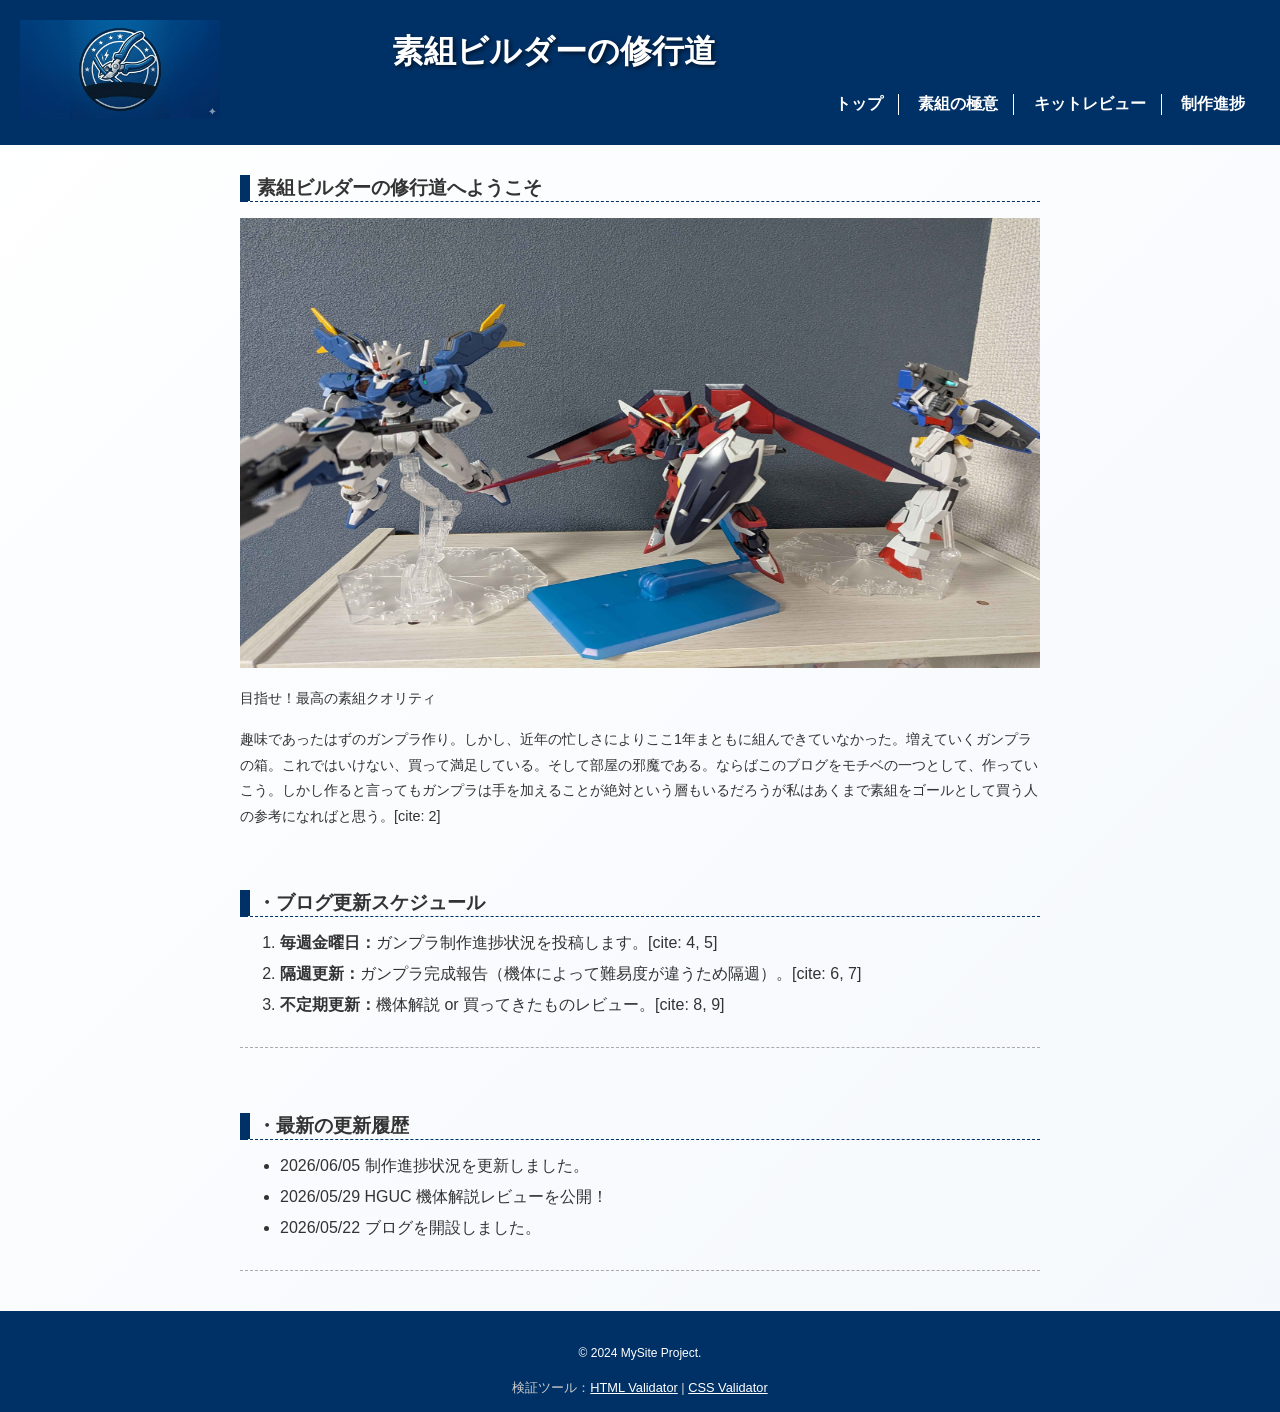
<file: index.html>
<!DOCTYPE html>
<html lang="ja">
<head>
    <meta charset="UTF-8">
    <meta name="viewport" content="width=device-width, initial-scale=1.0">
    <title>素組ビルダーの修行道：トップページ</title>
    <link rel="stylesheet" href="css/mystyle.css">
</head>
<body>

    <header class="site-header">
        <div class="logo-container">
            <img src="image/logo.png" alt="素組ビルダーの修行道 ロゴ" width="400" height="200" class="logo-img">
        </div>
        <h1 class="shadow-text">素組ビルダーの修行道</h1>
        
        <nav class="global-nav">
            <ul>
                <li><a href="index.html">トップ</a></li>
                <li><a href="contents1.html">素組の極意</a></li>
                <li><a href="contents2.html">キットレビュー</a></li>
                <li><a href="contents3.html">制作進捗</a></li>
            </ul>
        </nav>
        
        <div class="clear-fix"></div>
    </header>

    <main>
        <article class="page-links">
            <h2>素組ビルダーの修行道へようこそ</h2>
            
            <div class="main-image-container">
                <img src="image/main.jpg" alt="ガンプラ素組の完成見本イメージ" width="800" height="450" class="main-img">
                <p class="catch">目指せ！最高の素組クオリティ</p>
            </div>

            <p>趣味であったはずのガンプラ作り。しかし、近年の忙しさによりここ1年まともに組んできていなかった。増えていくガンプラの箱。これではいけない、買って満足している。そして部屋の邪魔である。ならばこのブログをモチベの一つとして、作っていこう。しかし作ると言ってもガンプラは手を加えることが絶対という層もいるだろうが私はあくまで素組をゴールとして買う人の参考になればと思う。[cite: 2]</p>

            <section class="content-section">
                <h2>・ブログ更新スケジュール</h2>
                <ol class="schedule-list">
                    <li><strong>毎週金曜日：</strong>ガンプラ制作進捗状況を投稿します。[cite: 4, 5]</li>
                    <li><strong>隔週更新：</strong>ガンプラ完成報告（機体によって難易度が違うため隔週）。[cite: 6, 7]</li>
                    <li><strong>不定期更新：</strong>機体解説 or 買ってきたものレビュー。[cite: 8, 9]</li>
                </ol>
            </section>

            <section class="content-section">
                <h2>・最新の更新履歴</h2>
                <ul class="history-list">
                    <li><time datetime="2026-06-05">2026/06/05</time> 制作進捗状況を更新しました。</li>
                    <li><time datetime="2026-05-29">2026/05/29</time> HGUC 機体解説レビューを公開！</li>
                    <li><time datetime="2026-05-22">2026/05/22</time> ブログを開設しました。</li>
                </ul>
            </section>
        </article>
    </main>

    <footer>
        <p><small>&copy; 2024&nbsp;MySite&nbsp;Project.</small></p>
        <div class="validator-links">
            検証ツール：<a href="https://validator.w3.org/" target="_blank" rel="noopener">HTML Validator</a> | 
            <a href="https://jigsaw.w3.org/css-validator/" target="_blank" rel="noopener">CSS Validator</a>
        </div>
    </footer>

</body>
</html>
</file>
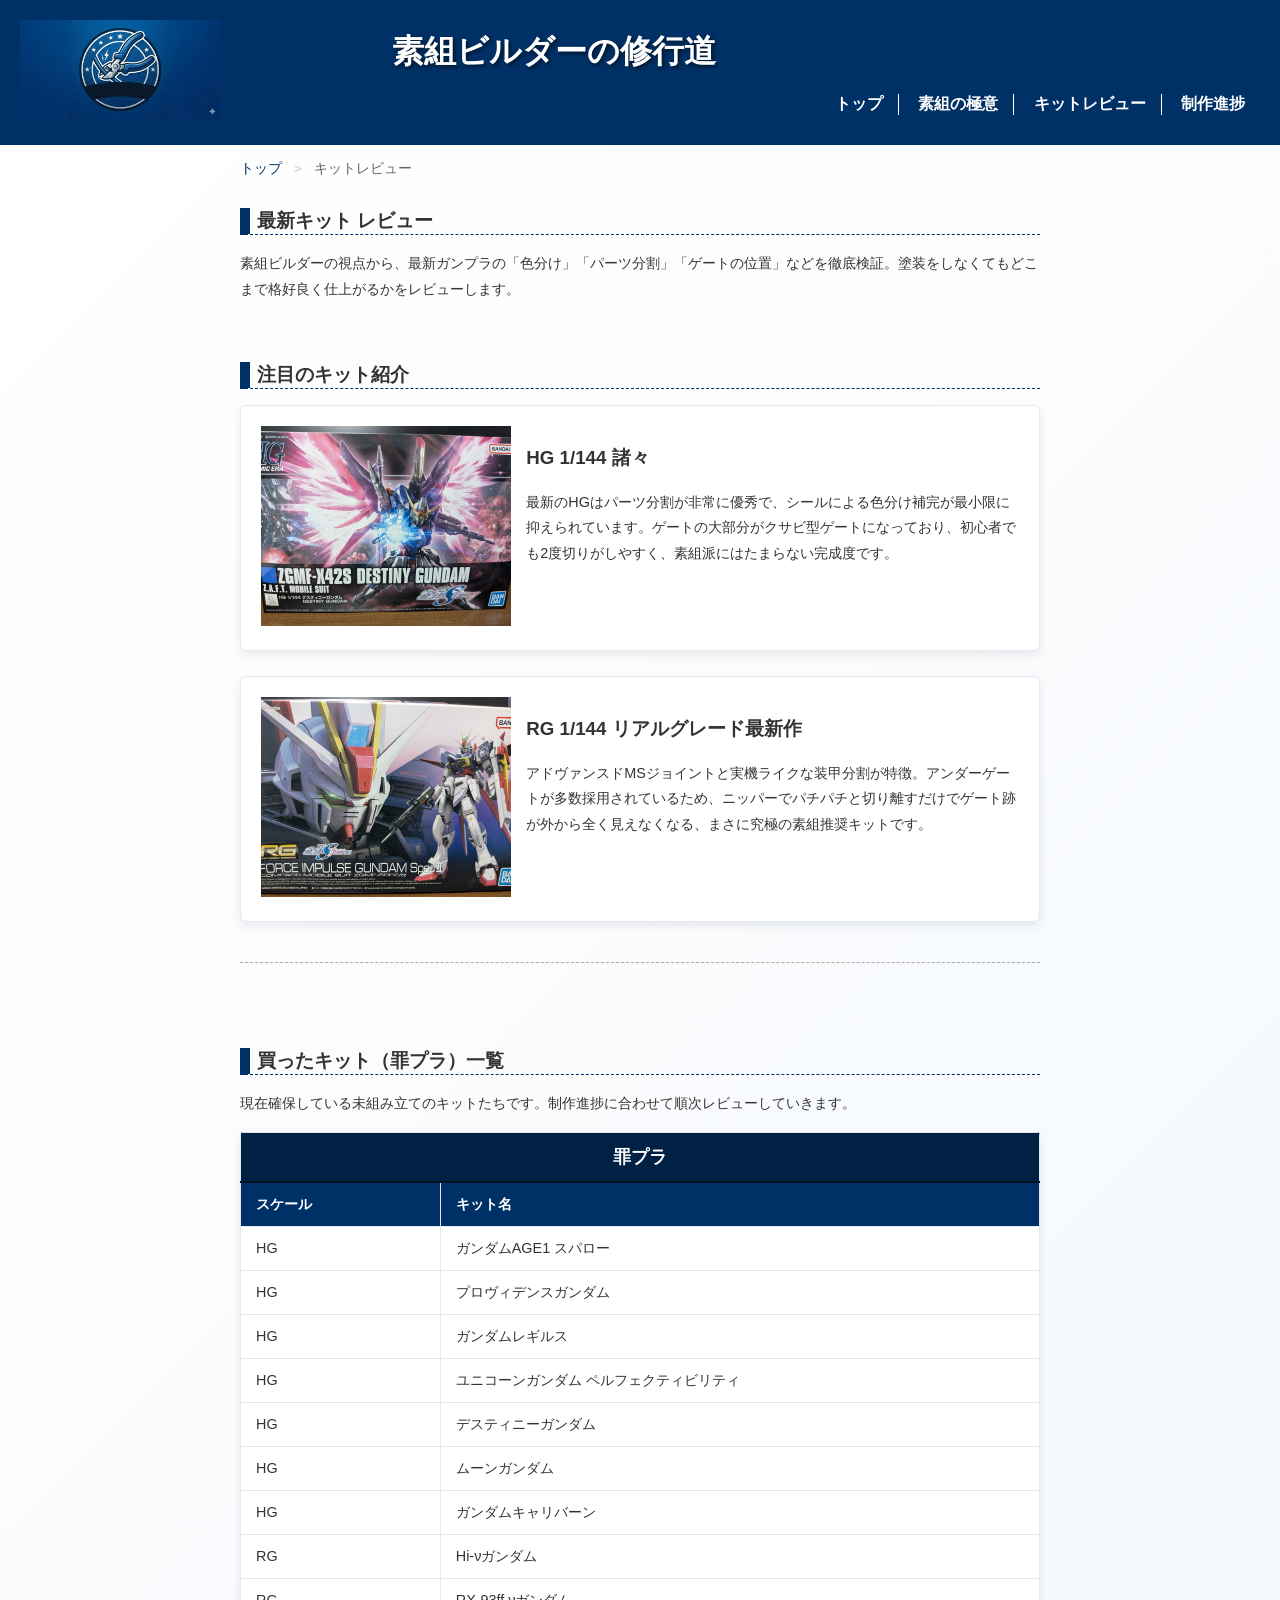
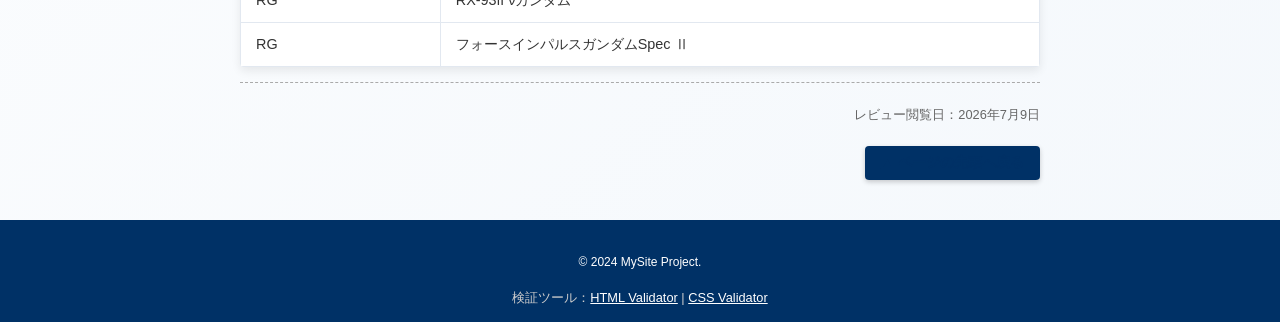
<file: contents2.html>
<!DOCTYPE html>
<html lang="ja">
<head>
    <meta charset="UTF-8">
    <meta name="viewport" content="width=device-width, initial-scale=1.0">
    <title>キットレビュー - 素組ビルダーの修行道</title>
    <link rel="stylesheet" href="css/mystyle.css">
    
    <style>
        /* 新設：「買ったキット（罪プラ）一覧表」のスタイル */
        .kit-list-section {
            margin-top: 40px;
            clear: both;
        }

        table.kit-list-table {
            border-collapse: collapse;
            width: 100%;
            margin-top: 15px;
            background-color: #ffffff;
            box-shadow: 0 4px 10px rgba(0, 0, 0, 0.08);
            border-radius: 4px;
            overflow: hidden;
        }

        /* 枠線とセルの余白設定 */
        table.kit-list-table th, 
        table.kit-list-table td {
            border: 1px solid #e2e8f0;
            padding: 12px 15px;
            font-size: 90%;
            text-align: left;
        }

        /* ヘッダー部分をサイトのテーマカラー（濃い青）に統一 */
        table.kit-list-table th {
            background-color: #003166;
            color: #ffffff;
            font-weight: bold;
        }

        /* 最上部のタイトル「罪プラ」セルのデザイン */
        table.kit-list-table th.main-title {
            text-align: center;
            font-size: 110%;
            background-color: #002144; /* 表のヘッダーより少し濃い青 */
            border-bottom: 2px solid #001122;
        }

        /* 行にマウスを乗せたときにわかりやすくするホバー効果 */
        table.kit-list-table tbody tr:hover {
            background-color: #f4f8fc;
        }
    </style>
</head>
<body>

    <header class="site-header">
        <div class="logo-container">
            <img src="image/logo.png" alt="素組ビルダーの修行道 ロゴ" width="400" height="200" class="logo-img">
        </div>
        <h1 class="shadow-text">素組ビルダーの修行道</h1>
        
        <nav class="global-nav">
            <ul>
                <li><a href="index.html">トップ</a></li>
                <li><a href="contents1.html">素組の極意</a></li>
                <li><a href="contents2.html">キットレビュー</a></li>
                <li><a href="contents3.html">制作進捗</a></li>
            </ul>
        </nav>
        <div class="clear-fix"></div>
    </header>

    <div class="breadcrumb-container">
        <ol class="breadcrumb">
            <li><a href="index.html">トップ</a></li>
            <li>キットレビュー</li>
        </ol>
    </div>

    <main id="top">
        <article class="page-links">
            <h2>最新キット レビュー</h2>
            <p>素組ビルダーの視点から、最新ガンプラの「色分け」「パーツ分割」「ゲートの位置」などを徹底検証。塗装をしなくてもどこまで格好良く仕上がるかをレビューします。</p>

            <section class="content-section">
                <h2>注目のキット紹介</h2>
                
                <div class="step-box">
                    <div class="step-image">
                        <img src="image/hg_review.jpg" alt="HGキット完成見本" width="250" height="200" class="main-img">
                    </div>
                    <div class="step-desc">
                        <h3>HG 1/144 諸々</h3>
                        <p>最新のHGはパーツ分割が非常に優秀で、シールによる色分け補完が最小限に抑えられています。ゲートの大部分がクサビ型ゲートになっており、初心者でも2度切りがしやすく、素組派にはたまらない完成度です。</p>
                    </div>
                    <div class="clear-fix"></div>
                </div>

                <div class="step-box">
                    <div class="step-image">
                        <img src="image/rg_review.jpg" alt="RGキット完成見本" width="250" height="200" class="main-img">
                    </div>
                    <div class="step-desc">
                        <h3>RG 1/144 リアルグレード最新作</h3>
                        <p>アドヴァンスドMSジョイントと実機ライクな装甲分割が特徴。アンダーゲートが多数採用されているため、ニッパーでパチパチと切り離すだけでゲート跡が外から全く見えなくなる、まさに究極の素組推奨キットです。</p>
                    </div>
                    <div class="clear-fix"></div>
                </div>
            </section>

            <section class="content-section kit-list-section">
                <h2>買ったキット（罪プラ）一覧</h2>
                <p>現在確保している未組み立てのキットたちです。制作進捗に合わせて順次レビューしていきます。</p>
                
                <table class="kit-list-table">
                    <thead>
                        <tr>
                            <th colspan="2" class="main-title">罪プラ</th>
                        </tr>
                        <tr>
                            <th style="width: 25%;">スケール</th>
                            <th>キット名</th>
                        </tr>
                    </thead>
                    <tbody>
                        <tr>
                            <td>HG</td>
                            <td>ガンダムAGE1 スパロー</td>
                        </tr>
                        <tr>
                            <td>HG</td>
                            <td>プロヴィデンスガンダム</td>
                        </tr>
                        <tr>
                            <td>HG</td>
                            <td>ガンダムレギルス</td>
                        </tr>
                        <tr>
                            <td>HG</td>
                            <td>ユニコーンガンダム ペルフェクティビリティ</td>
                        </tr>
                        <tr>
                            <td>HG</td>
                            <td>デスティニーガンダム</td>
                        </tr>
                        <tr>
                            <td>HG</td>
                            <td>ムーンガンダム</td>
                        </tr>
                        <tr>
                            <td>HG</td>
                            <td>ガンダムキャリバーン</td>
                        </tr>
                        <tr>
                            <td>RG</td>
                            <td>Hi-νガンダム</td>
                        </tr>
                        <tr>
                            <td>RG</td>
                            <td>RX-93ff νガンダム</td>
                        </tr>
                        <tr>
                            <td>RG</td>
                            <td>フォースインパルスガンダムSpec Ⅱ</td>
                        </tr>
                    </tbody>
                </table>
            </section>

            <p style="font-size:80%; color:#666; text-align:right;">レビュー閲覧日：<time datetime="2026-07-09">2026年7月9日</time></p>

            <div class="back-to-top-container">
                <a href="#top" class="btn-scroll-top">▲ ページの先頭へ戻る</a>
            </div>
        </article>
    </main>

    <footer>
        <p><small>&copy; 2024&nbsp;MySite&nbsp;Project.</small></p>
        <div class="validator-links">
            検証ツール：<a href="https://validator.w3.org/" target="_blank" rel="noopener">HTML Validator</a> | 
            <a href="https://jigsaw.w3.org/css-validator/" target="_blank" rel="noopener">CSS Validator</a>
        </div>
    </footer>

</body>
</html>
</file>
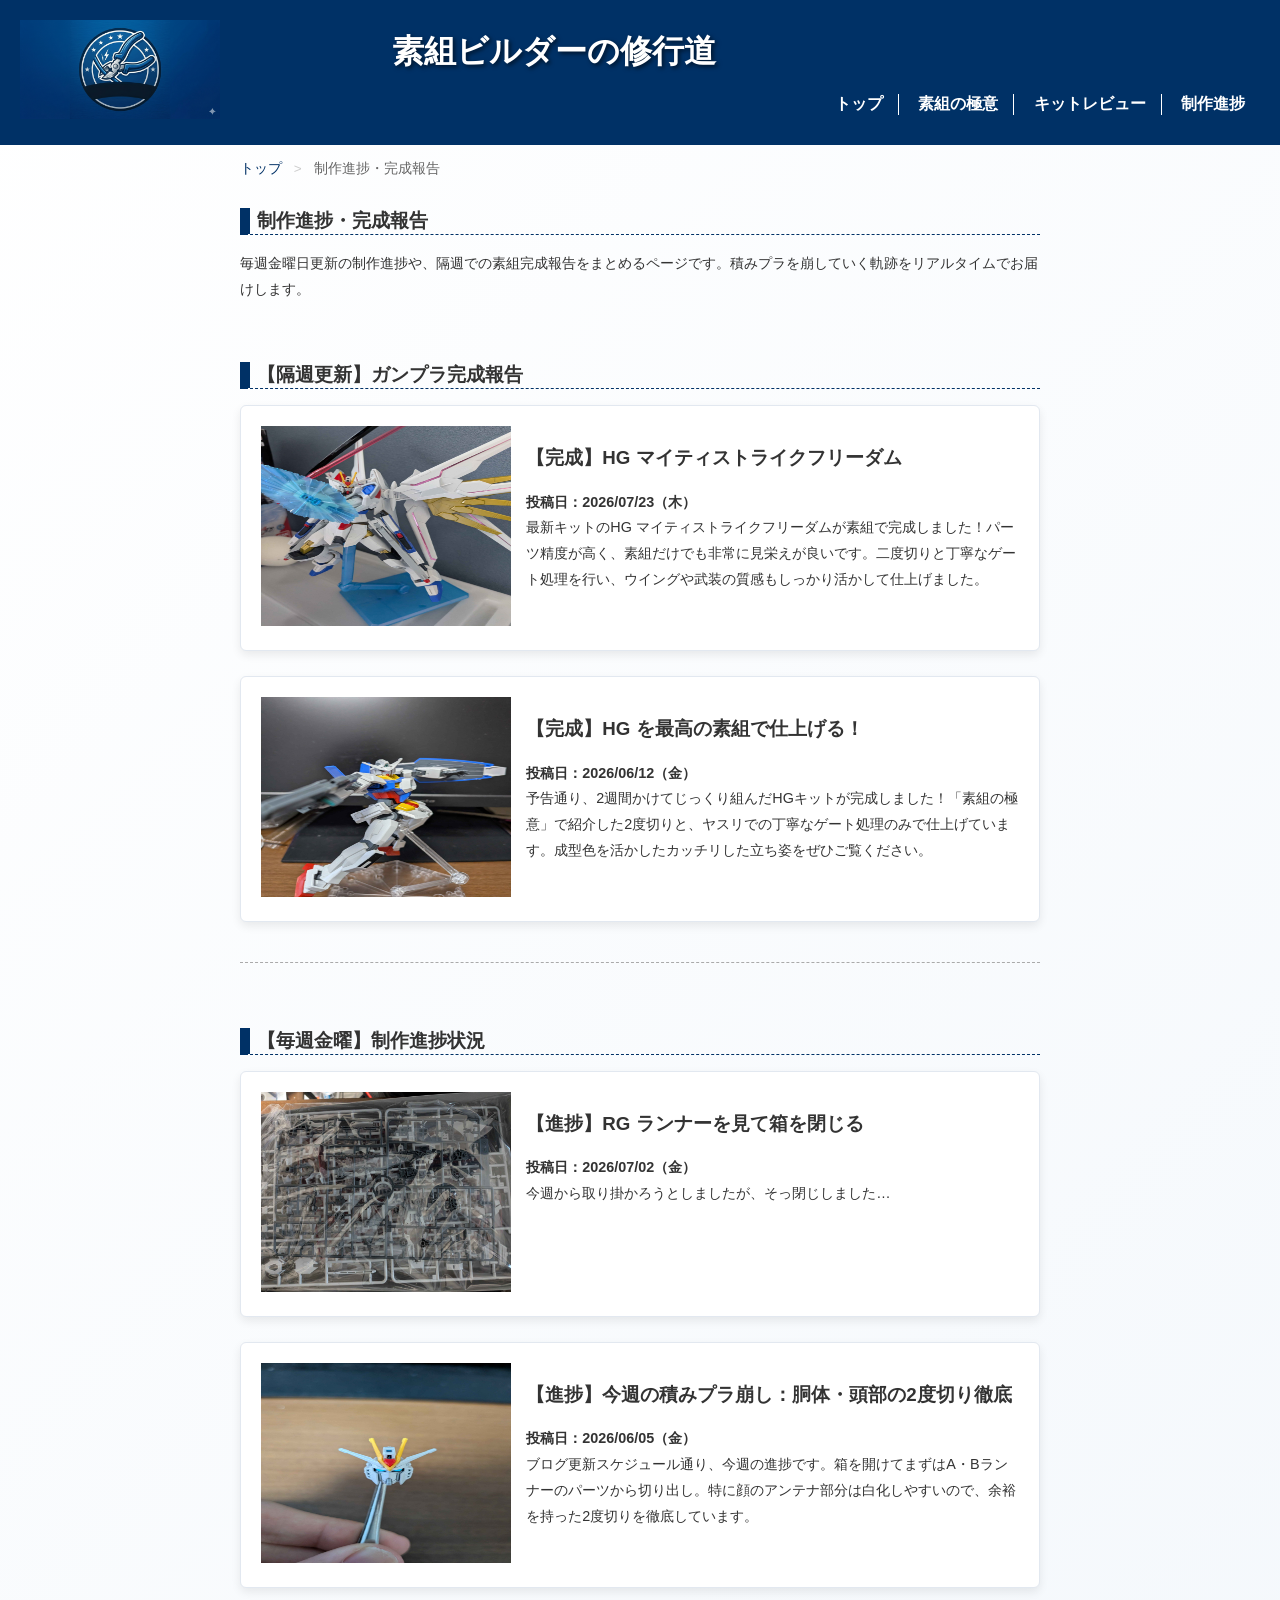
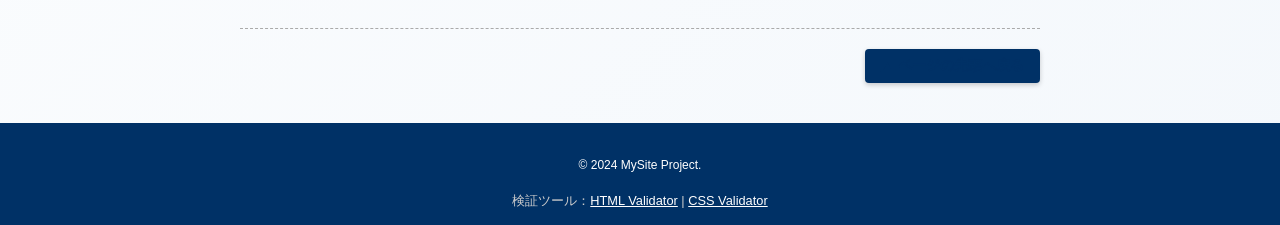
<file: contents3.html>
<!DOCTYPE html>
<html lang="ja">
<head>
    <meta charset="UTF-8">
    <meta name="viewport" content="width=device-width, initial-scale=1.0">
    <title>制作進捗・完成報告 - 素組ビルダーの修行道</title>
    <link rel="stylesheet" href="css/mystyle.css">
</head>
<body>

    <header class="site-header">
        <div class="logo-container">
            <img src="image/logo.png" alt="素組ビルダーの修行道 ロゴ" width="400" height="200" class="logo-img">
        </div>
        <h1 class="shadow-text">素組ビルダーの修行道</h1>
        
        <nav class="global-nav">
            <ul>
                <li><a href="index.html">トップ</a></li>
                <li><a href="contents1.html">素組の極意</a></li>
                <li><a href="contents2.html">キットレビュー</a></li>
                <li><a href="contents3.html">制作進捗</a></li>
            </ul>
        </nav>
        <div class="clear-fix"></div>
    </header>

    <div class="breadcrumb-container">
        <ol class="breadcrumb">
            <li><a href="index.html">トップ</a></li>
            <li>制作進捗・完成報告</li>
        </ol>
    </div>

    <main id="top">
        <article class="page-links">
            <h2>制作進捗・完成報告</h2>
            <p>毎週金曜日更新の制作進捗や、隔週での素組完成報告をまとめるページです。積みプラを崩していく軌跡をリアルタイムでお届けします。</p>

            <section class="content-section">
                <h2>【隔週更新】ガンプラ完成報告</h2>
                
                <!-- 新しく追加した完成報告（投稿日を本日に更新） -->
                <div class="step-box">
                    <div class="step-image">
                        <img src="image/finished_mighty_freedom.jpg" alt="HG マイティストライクフリーダム" width="250" height="200" class="main-img">
                    </div>
                    <div class="step-desc">
                        <h3>【完成】HG マイティストライクフリーダム</h3>
                        <p><strong>投稿日：<time datetime="2026-07-23">2026/07/23（木）</time></strong><br>
                        最新キットのHG マイティストライクフリーダムが素組で完成しました！パーツ精度が高く、素組だけでも非常に見栄えが良いです。二度切りと丁寧なゲート処理を行い、ウイングや武装の質感もしっかり活かして仕上げました。</p>
                    </div>
                    <div class="clear-fix"></div>
                </div>

                <div class="step-box">
                    <div class="step-image">
                        <img src="image/finished.jpg" alt="完成したガンプラ" width="250" height="200" class="main-img">
                    </div>
                    <div class="step-desc">
                        <h3>【完成】HG を最高の素組で仕上げる！</h3>
                        <p><strong>投稿日：<time datetime="2026-06-12">2026/06/12（金）</time></strong><br>
                        予告通り、2週間かけてじっくり組んだHGキットが完成しました！「素組の極意」で紹介した2度切りと、ヤスリでの丁寧なゲート処理のみで仕上げています。成型色を活かしたカッチリした立ち姿をぜひご覧ください。</p>
                    </div>
                    <div class="clear-fix"></div>
                </div>
            </section>

            <section class="content-section">
                <h2>【毎週金曜】制作進捗状況</h2>
                
                <div class="step-box">
                    <div class="step-image">
                        <img src="image/making1.jpg" alt="RGフレームの組み立て" width="250" height="200" class="main-img">
                    </div>
                    <div class="step-desc">
                        <h3>【進捗】RG ランナーを見て箱を閉じる</h3>
                        <p><strong>投稿日：<time datetime="2026-06-19">2026/07/02（金）</time></strong><br>
                        今週から取り掛かろうとしましたが、そっ閉じしました…</p>
                    </div>
                    <div class="clear-fix"></div>
                </div>

                <div class="step-box">
                    <div class="step-image">
                        <img src="image/making2.jpg" alt="頭部の切り出し" width="250" height="200" class="main-img">
                    </div>
                    <div class="step-desc">
                        <h3>【進捗】今週の積みプラ崩し：胴体・頭部の2度切り徹底</h3>
                        <p><strong>投稿日：<time datetime="2026-06-05">2026/06/05（金）</time></strong><br>
                        ブログ更新スケジュール通り、今週の進捗です。箱を開けてまずはA・Bランナーのパーツから切り出し。特に顔のアンテナ部分は白化しやすいので、余裕を持った2度切りを徹底しています。</p>
                    </div>
                    <div class="clear-fix"></div>
                </div>
            </section>

            <div class="back-to-top-container">
                <a href="#top" class="btn-scroll-top">▲ ページの先頭へ戻る</a>
            </div>
        </article>
    </main>

    <footer>
        <p><small>&copy; 2024&nbsp;MySite&nbsp;Project.</small></p>
        <div class="validator-links">
            検証ツール：<a href="https://validator.w3.org/" target="_blank" rel="noopener">HTML Validator</a> | 
            <a href="https://jigsaw.w3.org/css-validator/" target="_blank" rel="noopener">CSS Validator</a>
        </div>
    </footer>

</body>
</html>
</file>
<file: css/mystyle.css>
@charset "UTF-8";

body {
    background-color: #f4f8fc; 
    background: linear-gradient(135deg, #ffffff 0%, #f4f8fc 100%);
    color: #333333;
    font-family: "メイリオ", "Hiragino Sans", sans-serif;
    margin: 0;
    padding: 0; 
}

p {
    font-size: 90%;
    line-height: 1.8;
}

h1 {
    font-size: 180%;
}

h2 {
    font-size: 120%;
    border-bottom: 1px dashed #003166;
    border-left: 10px solid #003166;
    padding-left: 7px;
    margin-top: 30px;
}

/* ① ヘッダー内のレイアウト（floatとclear） */
.site-header {
    position: relative;
    padding: 20px;
    background-color: #003166;
    color: #ffffff;
}

.logo-container {
    float: left;        
    width: 30%;         
    text-align: left;
}

.logo-img {
    max-width: 100%;    
    width: 200px;       
    height: auto;       
}

.shadow-text {
    float: left;        
    width: 70%;         
    font-size: 2rem;
    color: #ffffff;
    text-shadow: 2px 2px 4px rgba(0, 0, 0, 0.6);
    text-align: left;
    margin: 0;
    padding-top: 10px;
}

.global-nav {
    float: right;       
    width: 70%;         
    margin-top: 20px;
}

.global-nav ul {
    font-weight: bold;  
    text-align: right;
    margin: 0;
    padding: 0;
    list-style: none;
}

.global-nav li {
    display: inline-block; 
    padding-left: 15px;
    padding-right: 15px;
    border-right: 1px solid #ffffff;
}

.global-nav li:last-child {
    border-right: none; 
}

/* ④ 各種リンクの擬似クラスと text-decoration の設定 */
.global-nav a:link {
    color: #ffffff;
    text-decoration: none; /* 下線なし */
    font-weight: bold;  
}
.global-nav a:visited {
    color: #dddddd; /* 訪問後はやや薄いグレー */
}
.global-nav a:hover {
    color: #ffcc00; /* ホバー時は黄色 */
    text-decoration: underline; /* ホバー時のみ下線 */
}
.global-nav a:active {
    color: #ff3300; /* クリックした瞬間は赤 */
}

/* 一般的なページ内リンク（目次など）の設定 */
.page-links a:link {
    color: #003166;
    text-decoration: underline;
}
.page-links a:visited {
    color: #551a8b;
}
.page-links a:hover {
    color: #004a99;
    text-decoration: none; /* ホバー時に下線を消す効果 */
}
.page-links a:active {
    color: #ff0000;
}

.validator-links a {
    color: #ffffff !important;
    text-decoration: underline;
}
.validator-links a:hover {
    color: #ffcc00 !important;
}

.clear-fix {
    clear: both;        
}

/* メインレイアウト */
article {
    position: relative;
    max-width: 800px;   
    width: 100%;        
    margin: 0 auto;
    padding: 0 20px;
}

/* ② 目次セクションのスタイル */
.index-box {
    background-color: #f0f4f8;
    border: 1px solid #cbd5e1;
    border-radius: 6px;
    padding: 15px 20px;
    margin: 20px 0;
}
.index-box ul {
    padding-left: 20px;
}

.content-section {
    border-bottom: 1px dashed #aaa;
    padding: 15px 0;
    margin-bottom: 20px;
}

li {
    margin-bottom: 10px;
}


.breadcrumb-container {
    max-width: 800px;
    margin: 15px auto 0 auto;
    padding: 0 20px;
}
.breadcrumb {
    list-style: none;
    padding: 0;
    margin: 0;
    font-size: 85%;
    color: #666666;
}
.breadcrumb li {
    display: inline; 
}
.breadcrumb li+li:before {
    content: " > ";
    padding: 0 8px;
    color: #cccccc;
}
.breadcrumb a:link {
    color: #003166;
    text-decoration: none;
}
.breadcrumb a:visited {
    color: #003166;
}
.breadcrumb a:hover {
    text-decoration: underline;
}


.step-box {
    background-color: #ffffff;
    box-shadow: 0 4px 10px rgba(0, 0, 0, 0.08);
    border: 1px solid #e2e8f0;
    border-radius: 6px;
    padding: 20px;
    margin-bottom: 25px;
}
.step-image {
    float: left;  
    width: 30%;
}
.step-desc {
    float: right; 
    width: 65%;
}

.image-placeholder {
    background: #e0e0e0; 
    width: 100%; 
    height: 120px; 
    line-height: 120px; 
    text-align: center; 
    font-weight: bold; 
    color: #666; 
    border-radius: 4px;
}

/* その他パーツ */
.info-card {
    box-shadow: 0 4px 10px rgba(0, 0, 0, 0.08);
    border: 1px solid #e2e8f0;
    border-radius: 6px;
    padding: 20px;
    margin-bottom: 25px;
}

ul.custom-list {
    list-style-image: url('../image/bullet.png'); 
    padding-left: 25px;
}

.back-to-top-container {
    text-align: right;
    margin-top: 20px;
    margin-bottom: 20px;
}

.btn-scroll-top {
    display: inline-block;
    background-color: #003166;
    color: #ffffff;
    padding: 8px 16px;
    font-size: 85%;
    font-weight: bold;
    text-decoration: none;
    border-radius: 4px;
    box-shadow: 0 2px 5px rgba(0,0,0,0.2);
}
.btn-scroll-top:hover {
    background-color: #004a99;
}

footer {
    text-align: center;
    background-color: #003166;
    color: #ffffff;
    padding-top: 15px;
    padding-bottom: 15px;
    margin-top: 40px;
    clear: both;        
}

.validator-links {
    margin-top: 10px;
    font-size: 80%;
    color: #cccccc;
}


@media print {
    body {
        background: #ffffff;
        color: #000000;
        font-size: 12pt;
    }
    .site-header, footer, .global-nav, .breadcrumb-container, .back-to-top-container, .index-box {
        display: none !important; /* ナビゲーションやボタン、バリデータ等は印刷しない */
    }
    article {
        max-width: 100%;
        padding: 0;
        margin: 0;
    }
    h2 {
        border-left: 5px solid #000000;
        border-bottom: 1px solid #000000;
    }
}


@media screen and (max-width: 959px) {
    .logo-container,
    .shadow-text,
    .global-nav {
        float: none;    
        width: 100%;    
        text-align: center;
    }

    .shadow-text {
        font-size: 1.5rem;
        padding-top: 5px;
        margin-bottom: 15px;
    }

    .global-nav {
        margin-top: 10px;
    }

    .global-nav ul {
        text-align: center; 
    }

    .global-nav li {
        display: block; 
        border-right: none;
        border-bottom: 1px dashed rgba(255, 255, 255, 0.3);
        padding: 10px 0;
    }

    .global-nav li:last-child {
        border-bottom: none;
    }
    
    .step-image, .step-desc {
        float: none;
        width: 100%;
    }
}
</file>
